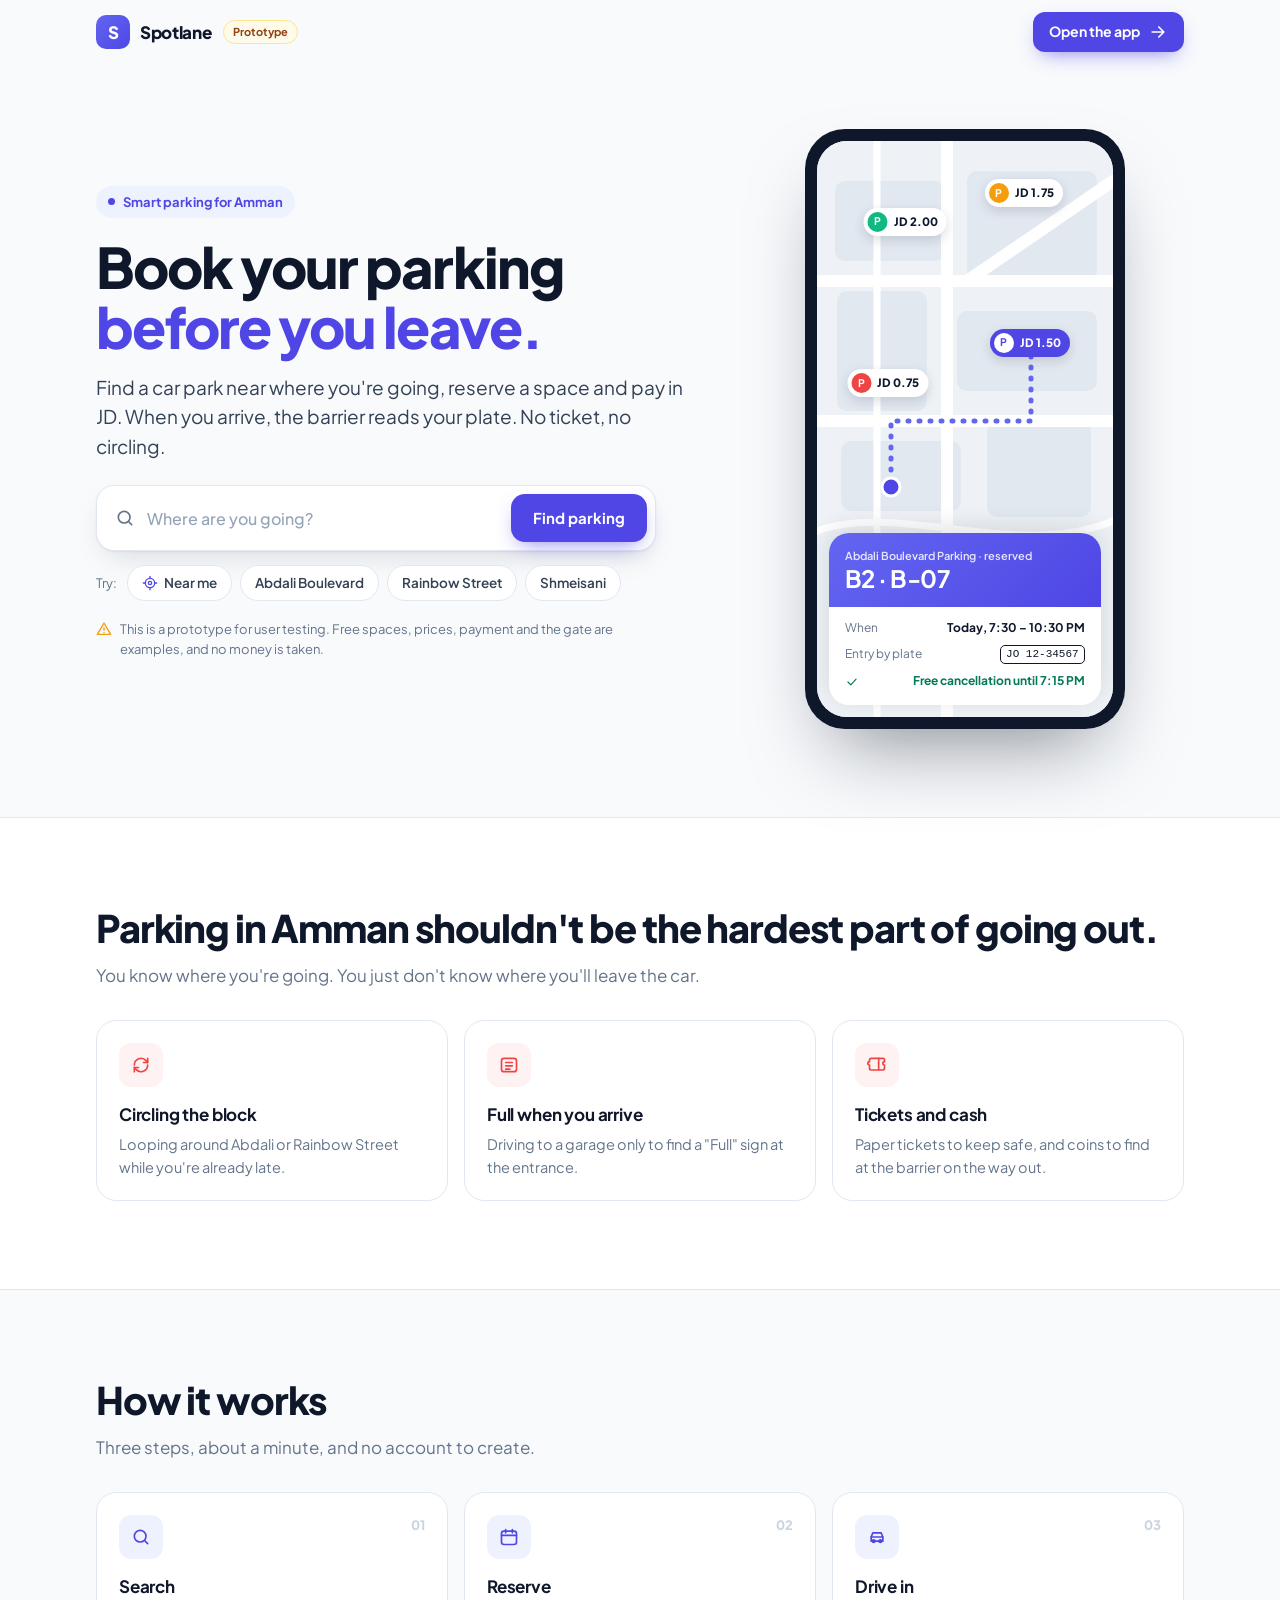
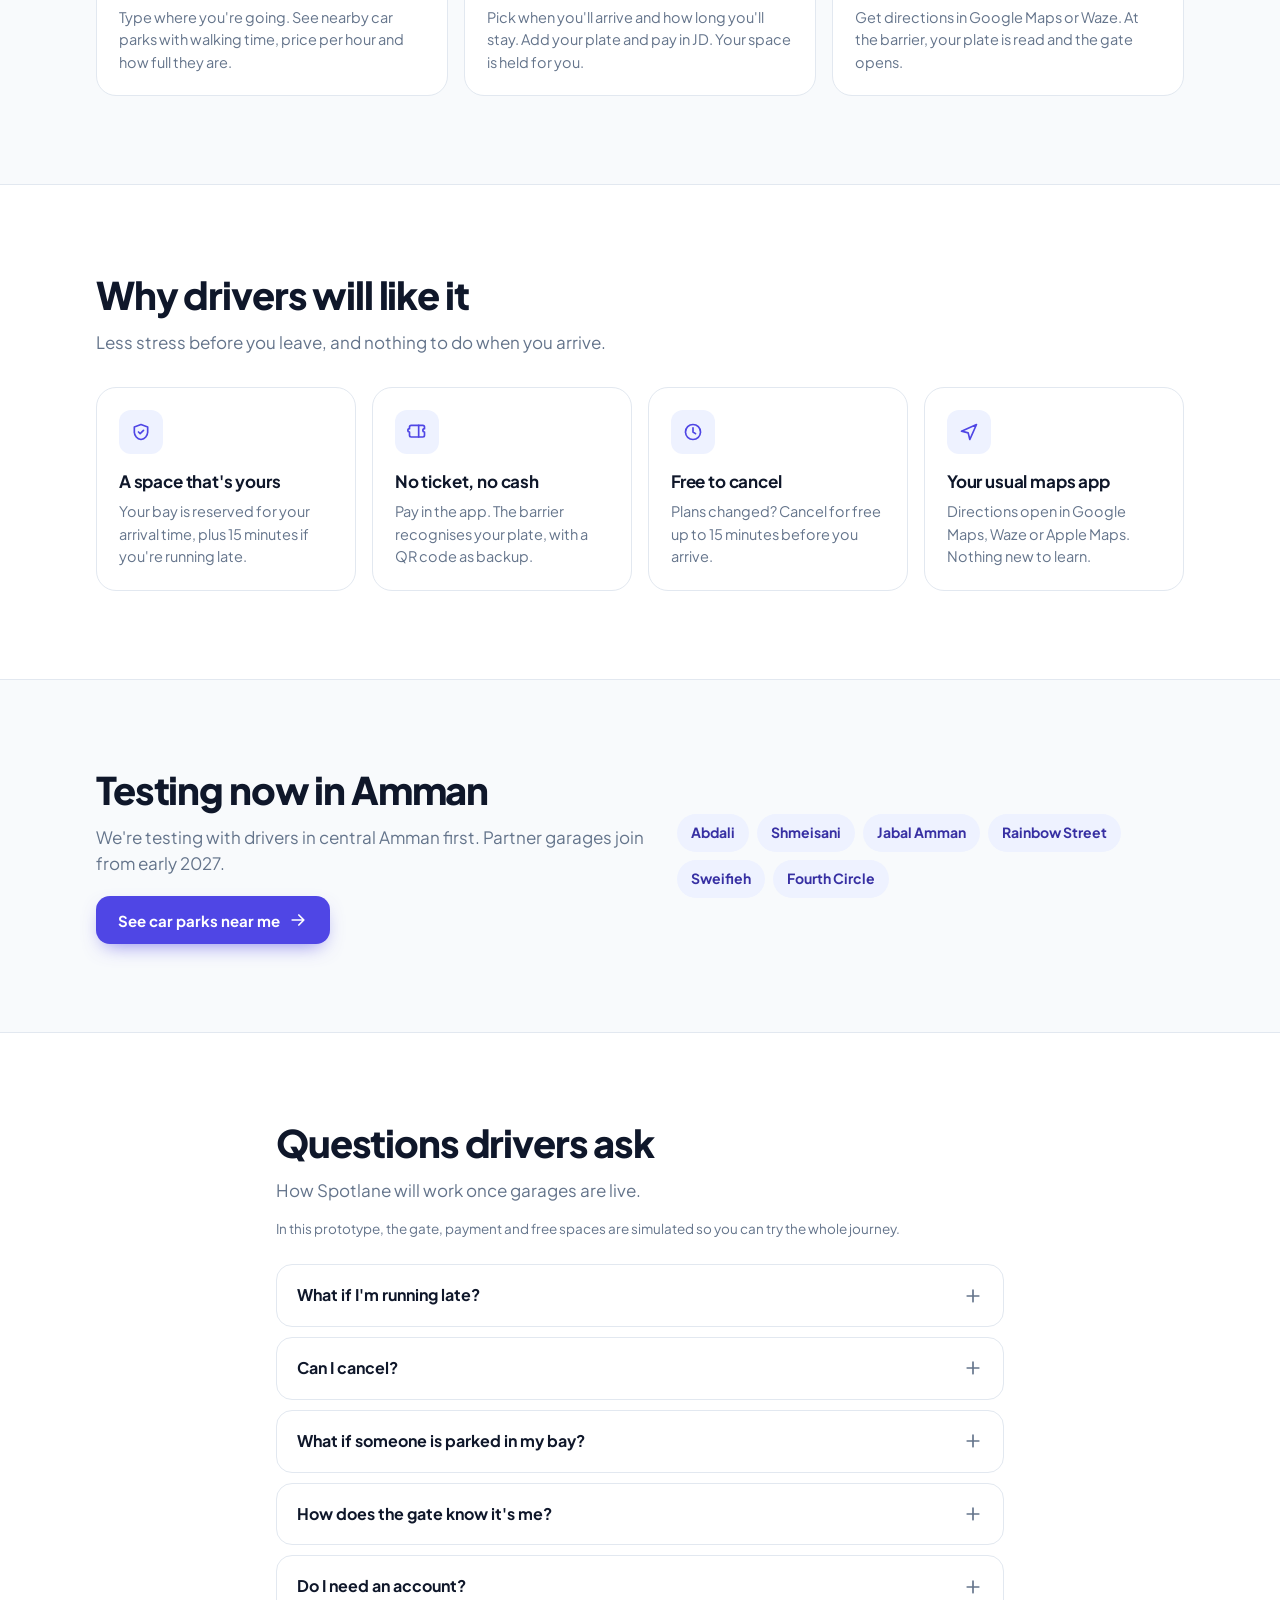
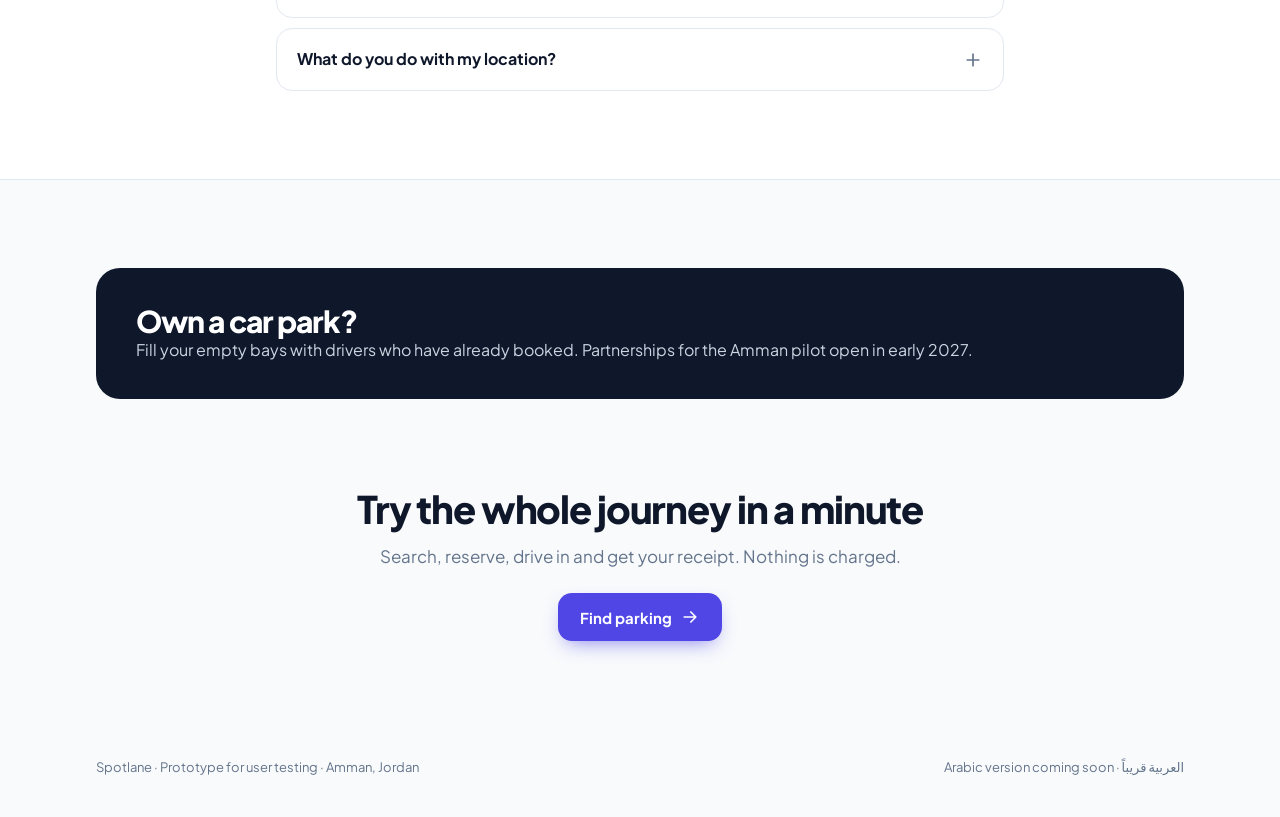
<file: index.html>
<!doctype html>
<html lang="en" dir="ltr">
<head>
  <meta charset="utf-8">
  <meta name="viewport" content="width=device-width, initial-scale=1">
  <title>Spotlane — Book parking in Amman before you leave</title>
  <meta name="description" content="Find a car park near where you're going in Amman, reserve a space, and drive in. The barrier reads your plate.">
  <link rel="preconnect" href="https://fonts.googleapis.com">
  <link rel="preconnect" href="https://fonts.gstatic.com" crossorigin>
  <link href="https://fonts.googleapis.com/css2?family=Plus+Jakarta+Sans:wght@400;500;600;700;800&display=swap" rel="stylesheet">
  <link rel="stylesheet" href="shared/base.css">
  <style>
    /* Spotlane landing page. One job: explain the idea in 5 seconds and put "Find parking" one tap away.
       Same tokens as the app (app/index.html). The hero search hands the destination to the app as ?q=. */
    :root {
      --bg: #F8FAFC;
      --card: #FFFFFF;
      --line: #E2E8F0;
      --ink: #0F172A;
      --ink-2: #334155;
      --mute: #64748B;
      --indigo: #4F46E5;
      --indigo-2: #6366F1;
      --indigo-soft: #EEF2FF;
      --green: #10B981;
      --amber: #F59E0B;
      --red: #EF4444;
      --radius: 20px;
      --shadow: 0 1px 2px rgba(15, 23, 42, .06), 0 12px 32px -12px rgba(15, 23, 42, .18);
      --wrap: 1120px;
    }
    body { font-family: 'Plus Jakarta Sans', system-ui, sans-serif; color: var(--ink); background: var(--bg); line-height: 1.55; }
    .wrap { max-width: var(--wrap); margin: 0 auto; padding: 0 16px; }
    a { text-decoration: none; }
    svg.i { width: 20px; height: 20px; fill: none; stroke: currentColor; stroke-width: 2; stroke-linecap: round; stroke-linejoin: round; flex: none; }
    .sr { position: absolute; width: 1px; height: 1px; overflow: hidden; clip: rect(0 0 0 0); white-space: nowrap; }

    /* Top bar */
    .bar { position: sticky; top: 0; z-index: 10; background: rgba(248, 250, 252, .86); backdrop-filter: blur(12px); -webkit-backdrop-filter: blur(12px); border-bottom: 1px solid transparent; transition: border-color .2s; }
    .bar.scrolled { border-bottom-color: var(--line); }
    .bar .wrap { display: flex; align-items: center; gap: 12px; height: 64px; }
    .brand { display: flex; align-items: center; gap: 10px; color: var(--ink); font-weight: 800; font-size: 17px; letter-spacing: -.02em; }
    .brand-mark { width: 34px; height: 34px; border-radius: 10px; display: grid; place-items: center; color: #fff; font-weight: 800; background: linear-gradient(135deg, var(--indigo-2), var(--indigo)); }
    .beta { display: inline-flex; align-items: center; font-size: 11px; font-weight: 700; color: #92400E; background: #FFFBEB; border: 1px solid #FDE68A; border-radius: 999px; padding: 2px 9px; }
    .bar .open { margin-left: auto; }

    .btn { display: inline-flex; align-items: center; justify-content: center; gap: 8px; height: 48px; padding: 0 22px; border-radius: 14px; border: 0; font-weight: 700; font-size: 15px; white-space: nowrap; transition: background .2s, transform .2s; }
    .btn.primary { background: var(--indigo); color: #fff; box-shadow: 0 8px 20px -8px rgba(79, 70, 229, .7); }
    .btn.primary:hover { background: #4338CA; }
    .btn.small { height: 40px; padding: 0 16px; font-size: 14px; border-radius: 12px; }
    .btn.ghost { background: #fff; color: var(--ink); border: 1px solid var(--line); }
    .btn.ghost:hover { border-color: #CBD5E1; }
    .btn:active { transform: translateY(1px); }

    /* Hero */
    .hero { padding: 40px 0 56px; }
    .hero .wrap { display: grid; gap: 40px; align-items: center; }
    .eyebrow { display: inline-flex; align-items: center; gap: 8px; font-size: 13px; font-weight: 700; color: var(--indigo); background: var(--indigo-soft); border-radius: 999px; padding: 6px 12px; }
    .eyebrow i { width: 7px; height: 7px; border-radius: 50%; background: var(--indigo); }
    h1 { font-size: clamp(34px, 7.2vw, 56px); line-height: 1.08; letter-spacing: -.035em; margin: 18px 0 16px; font-weight: 800; }
    h1 em { font-style: normal; color: var(--indigo); }
    .lead { font-size: clamp(16px, 2.4vw, 19px); color: var(--ink-2); max-width: 34em; margin: 0 0 24px; }

    .search { display: flex; gap: 8px; padding: 8px; background: #fff; border: 1px solid var(--line); border-radius: 18px; box-shadow: var(--shadow); max-width: 560px; }
    .search label { flex: 1; min-width: 0; display: flex; align-items: center; gap: 10px; padding: 0 8px 0 10px; color: var(--mute); }
    .search input { flex: 1; min-width: 0; border: 0; outline: 0; font: inherit; font-size: 16px; font-weight: 600; color: var(--ink); background: transparent; height: 48px; }
    .search input::placeholder { color: #94A3B8; font-weight: 500; }
    .search:focus-within { border-color: var(--indigo-2); box-shadow: 0 0 0 4px rgba(99, 102, 241, .15), var(--shadow); }
    .quick { display: flex; flex-wrap: wrap; gap: 8px; margin-top: 14px; align-items: center; }
    .quick small { color: var(--mute); font-size: 13px; margin-right: 2px; }
    .chip { display: inline-flex; align-items: center; gap: 6px; height: 36px; padding: 0 14px; border-radius: 999px; background: #fff; border: 1px solid var(--line); color: var(--ink-2); font-size: 13.5px; font-weight: 600; }
    .chip:hover { border-color: var(--indigo-2); color: var(--indigo); }
    .chip svg.i { width: 16px; height: 16px; color: var(--indigo); }
    .proto-note { display: flex; gap: 8px; align-items: flex-start; margin-top: 18px; font-size: 13px; color: var(--mute); max-width: 560px; }
    .proto-note svg.i { width: 16px; height: 16px; margin-top: 2px; color: var(--amber); }

    /* Hero visual: a phone showing results and a reserved pass */
    .phone { justify-self: center; width: min(320px, 100%); aspect-ratio: 320 / 600; border-radius: 40px; padding: 12px; background: #0F172A; box-shadow: 0 40px 80px -30px rgba(15, 23, 42, .5); position: relative; }
    .screen { position: relative; height: 100%; border-radius: 30px; overflow: hidden; background: #EEF2F6; }
    .screen svg.map { position: absolute; inset: 0; width: 100%; height: 100%; }
    .pin { position: absolute; display: inline-flex; align-items: center; gap: 6px; padding: 4px 9px 4px 4px; border-radius: 999px; background: #fff; box-shadow: 0 4px 12px rgba(15, 23, 42, .15); font-size: 11.5px; font-weight: 800; transform: translate(-50%, -50%); }
    .pin b { width: 20px; height: 20px; border-radius: 50%; display: grid; place-items: center; color: #fff; font-size: 10.5px; }
    .pin.g b { background: var(--green); } .pin.a b { background: var(--amber); } .pin.r b { background: var(--red); }
    .pin.sel { background: var(--indigo); color: #fff; animation: bob 2.6s ease-in-out infinite; }
    .pin.sel b { background: #fff; color: var(--indigo); }
    @keyframes bob { 50% { transform: translate(-50%, calc(-50% - 4px)); } }
    .pass { position: absolute; left: 12px; right: 12px; bottom: 12px; border-radius: 20px; background: #fff; box-shadow: 0 -6px 24px rgba(15, 23, 42, .12); overflow: hidden; }
    .pass-top { background: linear-gradient(135deg, var(--indigo-2), var(--indigo)); color: #fff; padding: 14px 16px; }
    .pass-top small { display: block; font-size: 11px; opacity: .85; font-weight: 600; }
    .pass-top strong { display: block; font-size: 24px; letter-spacing: -.02em; line-height: 1.2; }
    .pass-body { padding: 12px 16px 14px; display: grid; gap: 8px; font-size: 12px; }
    .pass-body div { display: flex; justify-content: space-between; gap: 8px; color: var(--mute); }
    .pass-body b { color: var(--ink); }
    .plate { font-family: ui-monospace, monospace; border: 1.5px solid var(--ink); border-radius: 5px; padding: 0 5px; font-size: 11px; color: var(--ink); }
    .ok { display: flex; align-items: center; gap: 6px; color: #047857 !important; font-weight: 700; }
    .ok svg.i { width: 14px; height: 14px; }

    /* Sections */
    section.band { padding: 64px 0; }
    section.band.white { background: #fff; border-top: 1px solid var(--line); border-bottom: 1px solid var(--line); }
    h2 { font-size: clamp(26px, 4.6vw, 38px); line-height: 1.15; letter-spacing: -.03em; margin: 0 0 12px; font-weight: 800; }
    .sub { color: var(--mute); font-size: 17px; margin: 0 0 32px; max-width: 40em; }
    .grid { display: grid; gap: 16px; }
    .card { background: var(--card); border: 1px solid var(--line); border-radius: var(--radius); padding: 22px; }
    .card h3 { font-size: 17px; margin: 14px 0 6px; letter-spacing: -.01em; }
    .card p { margin: 0; color: var(--mute); font-size: 14.5px; }
    .ic { width: 44px; height: 44px; border-radius: 12px; display: grid; place-items: center; background: var(--indigo-soft); color: var(--indigo); }
    .ic.warm { background: #FEF2F2; color: var(--red); }

    .steps { counter-reset: s; }
    .step { position: relative; }
    .step .num { position: absolute; top: 22px; right: 22px; font-size: 13px; font-weight: 800; color: #CBD5E1; }

    .where { display: grid; gap: 24px; align-items: center; }
    .areas { display: flex; flex-wrap: wrap; gap: 8px; margin: 0; padding: 0; list-style: none; }
    .areas li { padding: 8px 14px; border-radius: 999px; background: var(--indigo-soft); color: #3730A3; font-weight: 700; font-size: 14px; }

    details { background: #fff; border: 1px solid var(--line); border-radius: 16px; padding: 0 20px; }
    details + details { margin-top: 10px; }
    summary { list-style: none; cursor: pointer; display: flex; align-items: center; justify-content: space-between; gap: 12px; padding: 18px 0; font-weight: 700; font-size: 16px; }
    summary::-webkit-details-marker { display: none; }
    summary svg.i { color: var(--mute); transition: transform .2s; }
    details[open] summary svg.i { transform: rotate(45deg); }
    details p { margin: 0 0 18px; color: var(--ink-2); font-size: 15px; }
    .faq-note { font-size: 13.5px; color: var(--mute); margin: -16px 0 24px; }

    .owners { display: grid; gap: 12px; padding: 28px; border-radius: 24px; background: var(--ink); color: #fff; }
    .owners h2 { color: #fff; font-size: clamp(22px, 3.6vw, 30px); margin: 0; }
    .owners p { margin: 0; color: #CBD5E1; }

    .cta { text-align: center; }
    .cta .sub { margin: 0 auto 24px; }

    footer { padding: 28px 0 40px; color: var(--mute); font-size: 13px; }
    footer .wrap { display: flex; flex-wrap: wrap; gap: 8px 24px; justify-content: space-between; }

    @media (min-width: 720px) {
      .grid.c3 { grid-template-columns: repeat(3, 1fr); }
      .grid.c4 { grid-template-columns: repeat(2, 1fr); }
      .where { grid-template-columns: 1.1fr 1fr; }
      .owners { grid-template-columns: 1fr auto; align-items: center; padding: 36px 40px; }
    }
    @media (min-width: 960px) {
      .hero { padding: 64px 0 88px; }
      .hero .wrap { grid-template-columns: 1.15fr .85fr; gap: 56px; }
      .grid.c4 { grid-template-columns: repeat(4, 1fr); }
      section.band { padding: 88px 0; }
    }
    @media (max-width: 420px) {
      .search { flex-direction: column; }
      .search .btn { width: 100%; }
      .bar .open span { display: none; }
    }
    @media (prefers-reduced-motion: reduce) { .pin.sel { animation: none; } }
  </style>
</head>
<body>
  <svg width="0" height="0" style="position:absolute" aria-hidden="true">
    <symbol id="i-search" viewBox="0 0 24 24"><circle cx="11" cy="11" r="7"/><path d="m20 20-3.5-3.5"/></symbol>
    <symbol id="i-pin" viewBox="0 0 24 24"><path d="M12 21s-7-6.2-7-11.5A7 7 0 0 1 19 9.5C19 14.8 12 21 12 21z"/><circle cx="12" cy="9.5" r="2.5"/></symbol>
    <symbol id="i-locate" viewBox="0 0 24 24"><circle cx="12" cy="12" r="7"/><circle cx="12" cy="12" r="2.5"/><path d="M12 2v3M12 19v3M2 12h3M19 12h3"/></symbol>
    <symbol id="i-arrow" viewBox="0 0 24 24"><path d="M5 12h14M13 6l6 6-6 6"/></symbol>
    <symbol id="i-alert" viewBox="0 0 24 24"><path d="M12 3 2 20h20L12 3z"/><path d="M12 10v4M12 17.5v.01"/></symbol>
    <symbol id="i-loop" viewBox="0 0 24 24"><path d="M4 12a8 8 0 0 1 14-5.3L20 9"/><path d="M20 4v5h-5"/><path d="M20 12a8 8 0 0 1-14 5.3L4 15"/><path d="M4 20v-5h5"/></symbol>
    <symbol id="i-full" viewBox="0 0 24 24"><rect x="3" y="4" width="18" height="16" rx="3"/><path d="M8 9h8M8 13h8M8 17h5"/></symbol>
    <symbol id="i-ticket" viewBox="0 0 24 24"><path d="M3 8a2 2 0 0 0 0 4v4a2 2 0 0 0 2 2h14a2 2 0 0 0 2-2v-4a2 2 0 0 1 0-4V6a2 2 0 0 0-2-2H5a2 2 0 0 0-2 2z"/><path d="M14 4v14"/></symbol>
    <symbol id="i-calendar" viewBox="0 0 24 24"><rect x="3" y="5" width="18" height="16" rx="3"/><path d="M3 10h18M8 3v4M16 3v4"/></symbol>
    <symbol id="i-car" viewBox="0 0 24 24"><path d="M5 17h14v-5l-2-5H7l-2 5v5z"/><path d="M5 12h14"/><circle cx="8" cy="17" r="1.5"/><circle cx="16" cy="17" r="1.5"/></symbol>
    <symbol id="i-shield" viewBox="0 0 24 24"><path d="M12 3 4 6v6c0 4.5 3.4 8.3 8 9 4.6-.7 8-4.5 8-9V6l-8-3z"/><path d="m9 12 2 2 4-4"/></symbol>
    <symbol id="i-clock" viewBox="0 0 24 24"><circle cx="12" cy="12" r="9"/><path d="M12 7v5l3 2"/></symbol>
    <symbol id="i-nav" viewBox="0 0 24 24"><path d="m3 11 18-8-8 18-2-8-8-2z"/></symbol>
    <symbol id="i-plus" viewBox="0 0 24 24"><path d="M12 5v14M5 12h14"/></symbol>
    <symbol id="i-check" viewBox="0 0 24 24"><path d="m5 12 5 5 9-10"/></symbol>
  </svg>

  <header class="bar" id="bar">
    <div class="wrap">
      <a class="brand" href="./" aria-label="Spotlane home"><span class="brand-mark">S</span>Spotlane</a>
      <span class="beta">Prototype</span>
      <a class="btn primary small open" href="app/" aria-label="Open the app"><span>Open the app</span><svg class="i"><use href="#i-arrow"/></svg></a>
    </div>
  </header>

  <main>
    <!-- 1. Hero -->
    <section class="hero" aria-labelledby="hero-h">
      <div class="wrap">
        <div>
          <span class="eyebrow"><i></i>Smart parking for Amman</span>
          <h1 id="hero-h">Book your parking <em>before you leave.</em></h1>
          <p class="lead">Find a car park near where you're going, reserve a space and pay in JD. When you arrive, the barrier reads your plate. No ticket, no circling.</p>

          <form class="search" action="app/" method="get" role="search" aria-label="Find parking">
            <label><svg class="i"><use href="#i-search"/></svg><span class="sr">Where are you going?</span>
              <input name="q" type="search" placeholder="Where are you going?" autocomplete="off" required minlength="3" maxlength="80"></label>
            <button class="btn primary" type="submit">Find parking</button>
          </form>
          <div class="quick">
            <small>Try:</small>
            <a class="chip" href="app/?near=1"><svg class="i"><use href="#i-locate"/></svg>Near me</a>
            <a class="chip" href="app/?q=Abdali%20Boulevard">Abdali Boulevard</a>
            <a class="chip" href="app/?q=Rainbow%20Street">Rainbow Street</a>
            <a class="chip" href="app/?q=Shmeisani">Shmeisani</a>
          </div>
          <p class="proto-note"><svg class="i"><use href="#i-alert"/></svg><span>This is a prototype for user testing. Free spaces, prices, payment and the gate are examples, and no money is taken.</span></p>
        </div>

        <div class="phone" aria-hidden="true">
          <div class="screen">
            <svg class="map" viewBox="0 0 296 576" preserveAspectRatio="xMidYMid slice">
              <rect width="296" height="576" fill="#EEF2F6"/>
              <g fill="#E2E8F0"><rect x="18" y="40" width="110" height="80" rx="10"/><rect x="150" y="30" width="130" height="110" rx="10"/><rect x="20" y="150" width="90" height="120" rx="10"/><rect x="140" y="170" width="140" height="80" rx="10"/><rect x="24" y="300" width="120" height="70" rx="10"/><rect x="170" y="280" width="104" height="96" rx="10"/></g>
              <g fill="none" stroke="#fff" stroke-linecap="round"><path d="M0 140h296M130 0v576M0 280h296M150 140 296 40" stroke-width="12"/><path d="M0 390C80 360 200 420 296 380M60 0v576" stroke-width="7"/></g>
              <path d="M74 340 74 280 214 280 214 214" fill="none" stroke="#6366F1" stroke-width="5" stroke-linecap="round" stroke-dasharray="1 10"/>
              <circle cx="74" cy="346" r="9" fill="#4F46E5" stroke="#fff" stroke-width="3"/>
            </svg>
            <span class="pin g" style="left:30%;top:14%"><b>P</b>JD 2.00</span>
            <span class="pin r" style="left:24%;top:42%"><b>P</b>JD 0.75</span>
            <span class="pin sel" style="left:72%;top:35%"><b>P</b>JD 1.50</span>
            <span class="pin a" style="left:70%;top:9%"><b>P</b>JD 1.75</span>
            <div class="pass">
              <div class="pass-top"><small>Abdali Boulevard Parking · reserved</small><strong>B2 · B-07</strong></div>
              <div class="pass-body">
                <div><span>When</span><b>Today, 7:30 – 10:30 PM</b></div>
                <div><span>Entry by plate</span><span class="plate">JO 12-34567</span></div>
                <div class="ok"><svg class="i"><use href="#i-check"/></svg>Free cancellation until 7:15 PM</div>
              </div>
            </div>
          </div>
        </div>
      </div>
    </section>

    <!-- 2. The problem -->
    <section class="band white" aria-labelledby="problem-h">
      <div class="wrap">
        <h2 id="problem-h">Parking in Amman shouldn't be the hardest part of going out.</h2>
        <p class="sub">You know where you're going. You just don't know where you'll leave the car.</p>
        <div class="grid c3">
          <div class="card"><span class="ic warm"><svg class="i"><use href="#i-loop"/></svg></span><h3>Circling the block</h3><p>Looping around Abdali or Rainbow Street while you're already late.</p></div>
          <div class="card"><span class="ic warm"><svg class="i"><use href="#i-full"/></svg></span><h3>Full when you arrive</h3><p>Driving to a garage only to find a "Full" sign at the entrance.</p></div>
          <div class="card"><span class="ic warm"><svg class="i"><use href="#i-ticket"/></svg></span><h3>Tickets and cash</h3><p>Paper tickets to keep safe, and coins to find at the barrier on the way out.</p></div>
        </div>
      </div>
    </section>

    <!-- 3. How it works -->
    <section class="band" aria-labelledby="how-h">
      <div class="wrap">
        <h2 id="how-h">How it works</h2>
        <p class="sub">Three steps, about a minute, and no account to create.</p>
        <ol class="grid c3 steps" style="list-style:none;margin:0;padding:0">
          <li class="card step"><span class="num">01</span><span class="ic"><svg class="i"><use href="#i-search"/></svg></span><h3>Search</h3><p>Type where you're going. See nearby car parks with walking time, price per hour and how full they are.</p></li>
          <li class="card step"><span class="num">02</span><span class="ic"><svg class="i"><use href="#i-calendar"/></svg></span><h3>Reserve</h3><p>Pick when you'll arrive and how long you'll stay. Add your plate and pay in JD. Your space is held for you.</p></li>
          <li class="card step"><span class="num">03</span><span class="ic"><svg class="i"><use href="#i-car"/></svg></span><h3>Drive in</h3><p>Get directions in Google Maps or Waze. At the barrier, your plate is read and the gate opens.</p></li>
        </ol>
      </div>
    </section>

    <!-- 4. Why Spotlane -->
    <section class="band white" aria-labelledby="why-h">
      <div class="wrap">
        <h2 id="why-h">Why drivers will like it</h2>
        <p class="sub">Less stress before you leave, and nothing to do when you arrive.</p>
        <div class="grid c4">
          <div class="card"><span class="ic"><svg class="i"><use href="#i-shield"/></svg></span><h3>A space that's yours</h3><p>Your bay is reserved for your arrival time, plus 15 minutes if you're running late.</p></div>
          <div class="card"><span class="ic"><svg class="i"><use href="#i-ticket"/></svg></span><h3>No ticket, no cash</h3><p>Pay in the app. The barrier recognises your plate, with a QR code as backup.</p></div>
          <div class="card"><span class="ic"><svg class="i"><use href="#i-clock"/></svg></span><h3>Free to cancel</h3><p>Plans changed? Cancel for free up to 15 minutes before you arrive.</p></div>
          <div class="card"><span class="ic"><svg class="i"><use href="#i-nav"/></svg></span><h3>Your usual maps app</h3><p>Directions open in Google Maps, Waze or Apple Maps. Nothing new to learn.</p></div>
        </div>
      </div>
    </section>

    <!-- 5. Where it works -->
    <section class="band" aria-labelledby="where-h">
      <div class="wrap where">
        <div>
          <h2 id="where-h">Testing now in Amman</h2>
          <p class="sub" style="margin-bottom:20px">We're testing with drivers in central Amman first. Partner garages join from early 2027.</p>
          <a class="btn primary" href="app/?near=1">See car parks near me<svg class="i"><use href="#i-arrow"/></svg></a>
        </div>
        <ul class="areas" aria-label="Areas in the test">
          <li>Abdali</li><li>Shmeisani</li><li>Jabal Amman</li><li>Rainbow Street</li><li>Sweifieh</li><li>Fourth Circle</li>
        </ul>
      </div>
    </section>

    <!-- 6–7. Trust + FAQ -->
    <section class="band white" aria-labelledby="faq-h">
      <div class="wrap" style="max-width:760px">
        <h2 id="faq-h">Questions drivers ask</h2>
        <p class="sub">How Spotlane will work once garages are live.</p>
        <p class="faq-note">In this prototype, the gate, payment and free spaces are simulated so you can try the whole journey.</p>
        <details><summary>What if I'm running late?<svg class="i"><use href="#i-plus"/></svg></summary><p>Your space stays yours for 15 minutes after your arrival time. If you need longer, you can keep it for another 30 minutes from the app for a small fee.</p></details>
        <details><summary>Can I cancel?<svg class="i"><use href="#i-plus"/></svg></summary><p>Yes. Cancelling is free up to 15 minutes before your arrival time, and you get a full refund.</p></details>
        <details><summary>What if someone is parked in my bay?<svg class="i"><use href="#i-plus"/></svg></summary><p>Tap "Someone's parked in my bay" in the app. We'll give you the nearest free bay straight away and let the garage know.</p></details>
        <details><summary>How does the gate know it's me?<svg class="i"><use href="#i-plus"/></svg></summary><p>A camera at the barrier reads your number plate and matches it to your booking. If it can't, show the QR code on your pass, or call the garage from the app.</p></details>
        <details><summary>Do I need an account?<svg class="i"><use href="#i-plus"/></svg></summary><p>No. You only need a mobile number so we can send your pass. After your first booking you can save your details to book in one tap next time.</p></details>
        <details><summary>What do you do with my location?<svg class="i"><use href="#i-plus"/></svg></summary><p>We use it only to show car parks near you and to give directions. We never sell it.</p></details>
      </div>
    </section>

    <!-- 8. Garage owners -->
    <section class="band" aria-labelledby="owners-h">
      <div class="wrap">
        <div class="owners">
          <div>
            <h2 id="owners-h">Own a car park?</h2>
            <p>Fill your empty bays with drivers who have already booked. Partnerships for the Amman pilot open in early 2027.</p>
          </div>
        </div>
      </div>
    </section>

    <!-- Final call to action -->
    <section class="band cta" aria-labelledby="cta-h" style="padding-top:0">
      <div class="wrap">
        <h2 id="cta-h">Try the whole journey in a minute</h2>
        <p class="sub">Search, reserve, drive in and get your receipt. Nothing is charged.</p>
        <a class="btn primary" href="app/">Find parking<svg class="i"><use href="#i-arrow"/></svg></a>
      </div>
    </section>
  </main>

  <!-- 9. Footer -->
  <footer>
    <div class="wrap">
      <span>Spotlane · Prototype for user testing · Amman, Jordan</span>
      <span>Arabic version coming soon · العربية قريباً</span>
    </div>
  </footer>

  <script>
    // Hairline under the sticky bar once the page scrolls.
    const bar = document.getElementById('bar');
    const onScroll = () => bar.classList.toggle('scrolled', scrollY > 8);
    addEventListener('scroll', onScroll, { passive: true }); onScroll();

    // Visitors who open the app from here have seen the idea, so the app skips its intro cards.
    const seen = () => { try { localStorage.setItem('spotlane-intro', 'landing'); } catch (e) {} };
    document.querySelectorAll('a[href^="app/"]').forEach(a => a.addEventListener('click', seen));
    document.querySelector('form.search').addEventListener('submit', seen);
  </script>
</body>
</html>
</file>
<file: shared/base.css>
*, *::before, *::after { box-sizing: border-box; }
html, body { margin: 0; padding: 0; }
body { -webkit-font-smoothing: antialiased; text-rendering: optimizeLegibility; overflow-x: hidden; }
img, svg, canvas, video { display: block; max-width: 100%; }
button { font: inherit; color: inherit; cursor: pointer; }
a { color: inherit; }

@media (prefers-reduced-motion: reduce) {
  *, *::before, *::after {
    animation-duration: .01ms !important; animation-iteration-count: 1 !important;
    transition-duration: .01ms !important; scroll-behavior: auto !important;
  }
}
</file>
